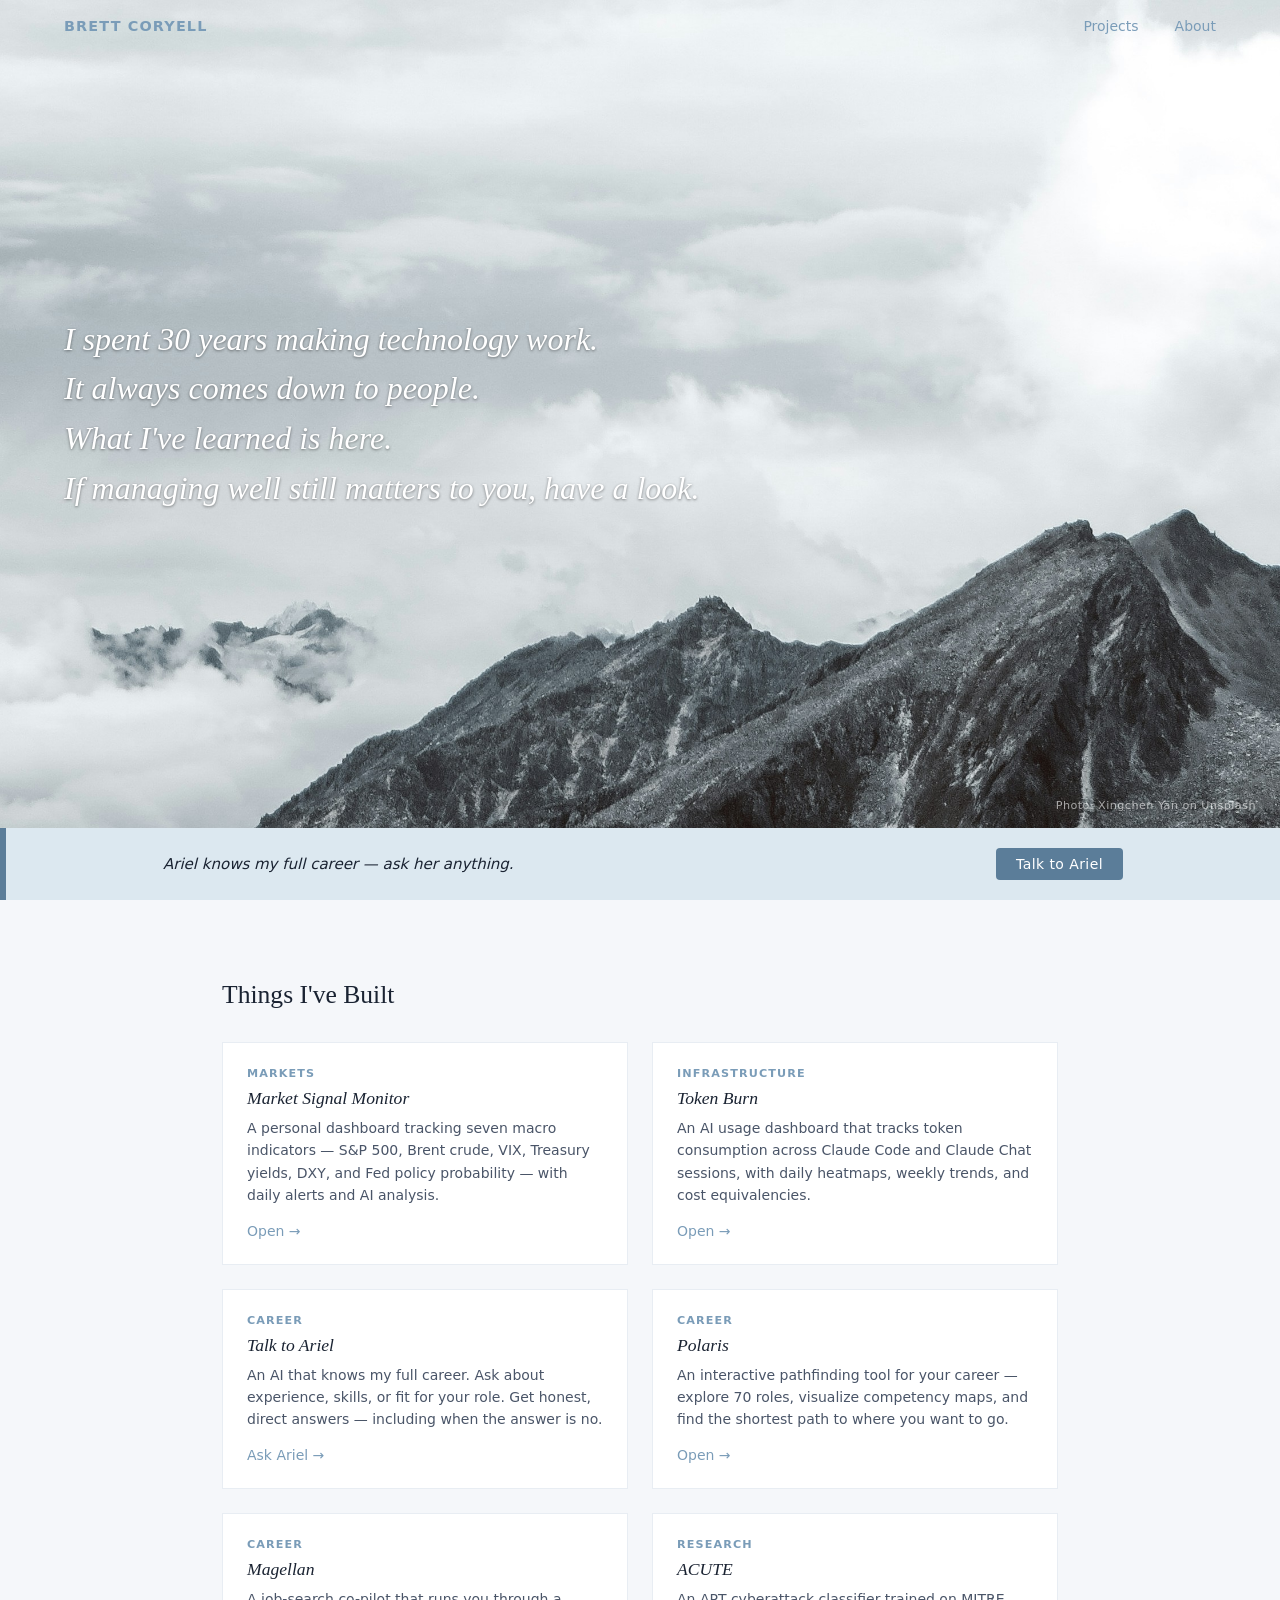
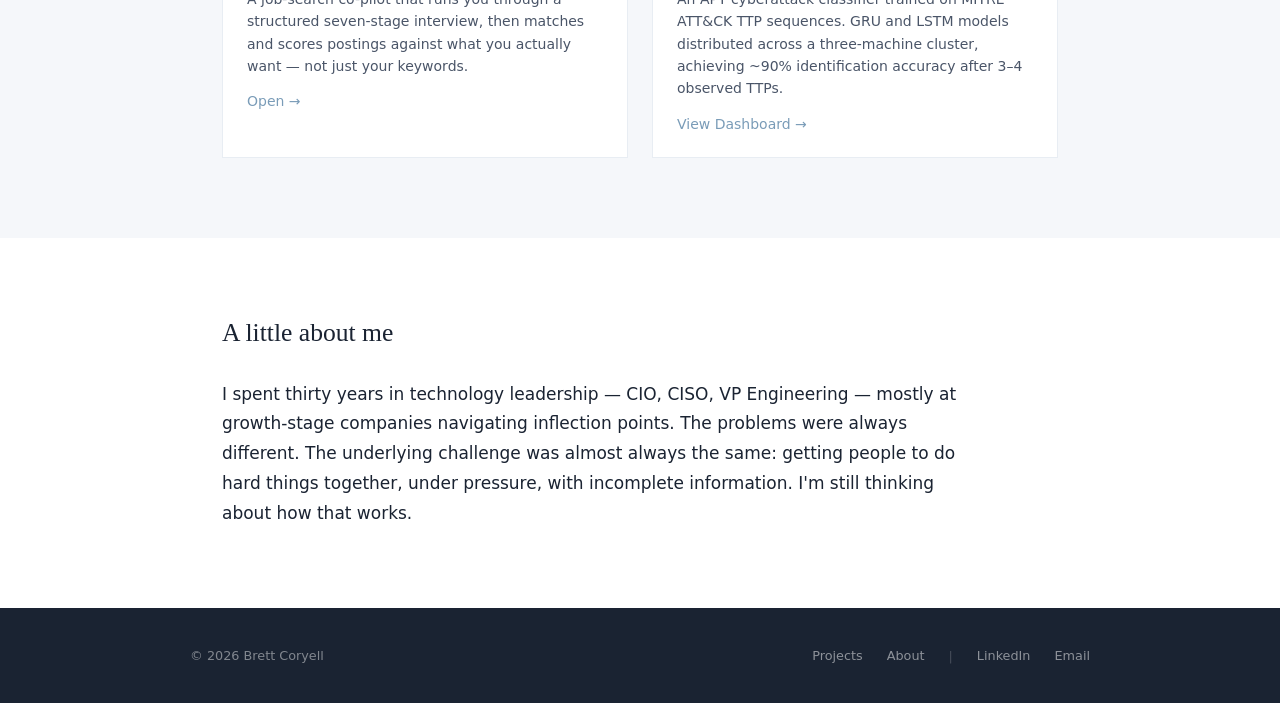
<file: index.html>
<!DOCTYPE html>
<html lang="en">
<head>
<meta charset="UTF-8">
<meta name="viewport" content="width=device-width,initial-scale=1.0">
<title>Brett Coryell</title>
<style>
  /* ── Site Design System v2.0 — primitives layer ─────────── */
  :root {
    --primitive-sky:        #7a9cb8;
    --primitive-sky-deep:   #5b7d99;
    --primitive-sky-pale:   #dce8f0;
    --primitive-ink:        #1a2332;
    --primitive-dusk:       #4a5568;
    --primitive-mist:       #8a9ab5;
    --primitive-fog:        #e8edf3;
    --primitive-cloud:      #f5f7fa;
    --primitive-page:       #ffffff;
    --primitive-warm:       #c4956a;
    --primitive-coral:      #D85A30;
    --primitive-sonar:      #5b9fd4;

    --space-xs: 0.5rem;
    --space-sm: 1rem;
    --space-md: 2rem;
    --space-lg: 4rem;
    --space-xl: 5rem;
  }

  * { margin:0; padding:0; box-sizing:border-box; }

  body {
    background: var(--color-bg-page);
    font-family: -apple-system, BlinkMacSystemFont, 'Inter', 'Segoe UI', system-ui, sans-serif;
    color: var(--color-text-primary);
  }

  /* ── NAV ──────────────────────────────────────────────── */
  .nav {
    position: fixed; top: 0; left: 0; right: 0; z-index: 200;
    padding: 18px 64px;
    display: flex; align-items: center; justify-content: space-between;
    transition: background 0.25s ease, box-shadow 0.25s ease, backdrop-filter 0.25s ease;
  }
  .nav.scrolled {
    background: rgba(255,255,255,0.95);
    backdrop-filter: blur(8px);
    box-shadow: 0 1px 0 var(--color-border);
  }
  .nav-name {
    font-size: 0.9rem; font-weight: 600; letter-spacing: 0.08em;
    text-transform: uppercase; color: var(--color-interactive);
    text-decoration: none;
    transition: color 0.25s ease;
  }
  .nav.scrolled .nav-name { color: var(--color-text-primary); }
  .nav-links {
    display: flex; gap: 36px;
    font-size: 0.875rem; font-weight: 500; color: var(--color-interactive);
  }
  .nav.scrolled .nav-links { color: var(--color-text-primary); }
  .nav-links a {
    color: inherit; text-decoration: none;
    transition: color 0.15s ease;
  }
  .nav-links a:hover { color: var(--color-interactive); }
  .nav.scrolled .nav-links a:hover { color: var(--color-interactive); }

  /* ── HERO ─────────────────────────────────────────────── */
  .hero {
    position: relative; width: 100%; height: calc(100vh - 72px);
    min-height: 480px; overflow: hidden;
  }
  .hero img {
    width: 100%; height: 100%;
    object-fit: cover; object-position: center bottom; display: block;
  }
  .hero-content {
    position: absolute; inset: 0;
    display: flex; flex-direction: column; justify-content: center;
    padding: 0 clamp(2rem,5vw,6rem);
    max-width: 760px;
  }
  .tagline-block { display: flex; flex-direction: column; gap: 0; }
  .tagline-block p {
    font-family: 'Georgia', 'Times New Roman', serif;
    font-style: italic;
    font-size: clamp(1.4rem, 2.5vw, 2rem);
    line-height: 1.55;
    color: #ffffff;
    text-shadow: 0 1px 3px rgba(0,0,0,0.45);
    font-weight: 400;
    white-space: nowrap;
    opacity: 0;
    animation: drift 1.6s ease both;
  }
  .tagline-block p:nth-child(1) { animation-delay: 0.5s; }
  .tagline-block p:nth-child(2) { animation-delay: 0.85s; }
  .tagline-block p:nth-child(3) { animation-delay: 1.15s; }
  .tagline-block p:nth-child(4) { animation-delay: 1.45s; }

  @keyframes drift {
    0%   { opacity: 0; transform: translateY(18px); }
    100% { opacity: 1; transform: translateY(0); }
  }

  /* Photo credit — bottom-right of hero */
  .photo-credit {
    position: absolute; bottom: 16px; right: 24px;
    font-size: 0.7rem; color: rgba(255,255,255,0.6);
    letter-spacing: 0.04em;
    transition: opacity 0.5s ease;
  }
  .photo-credit a { color: inherit; text-decoration: none; }
  .photo-credit a:hover { color: var(--color-interactive); }

  /* span wrapping line 4 — no static styling; backdrop handled entirely by JS clone */
  .line-bg { background: none; padding: 0; }


  /* ── ARIEL BAND ───────────────────────────────────────── */
  .ariel-band {
    background: var(--color-bg-raised);
    border-left: 6px solid var(--color-border-accent);
    padding: 20px 64px;
  }
  .ariel-band-inner {
    max-width: 960px; margin: 0 auto;
    display: flex; align-items: center; justify-content: space-between;
  }
  .ariel-text {
    font-size: 0.9375rem;
    color: var(--color-text-primary);
    font-style: italic;
  }
  .ariel-cta {
    font-size: 0.875rem; font-weight: 500; letter-spacing: 0.03em;
    color: var(--color-interactive-text); background: var(--color-interactive-hover);
    padding: 0.5rem 1.25rem;
    border-radius: 4px;
    cursor: pointer; border: none;
    white-space: nowrap;
    transition: background-color 0.15s ease, filter 0.15s ease;
    text-decoration: none; display: inline-block;
  }
  .ariel-cta:hover { background: var(--color-interactive-hover); filter: brightness(0.88); }
  .ariel-cta:focus { outline: 2px solid var(--color-interactive); outline-offset: 2px; }

  /* ── CONTENT SECTIONS ────────────────────────────────── */
  .section-wrap {
    max-width: 900px; margin: 0 auto; padding: var(--space-xl) var(--space-md);
  }
  .section-bg-alt { background: var(--color-bg-alt); }

  .section-label {
    font-family: 'Georgia', 'Times New Roman', serif;
    font-size: 1.6rem; font-weight: 400;
    color: var(--color-text-primary);
    margin: 0 0 var(--space-md) 0;
  }

  /* ── WRITING SECTION ─────────────────────────────────── */
  #writing { background: var(--color-bg-page); }

  .writing-grid {
    display: grid;
    grid-template-columns: repeat(auto-fill, minmax(240px, 1fr));
    gap: 2rem;
  }
  .writing-card {
    border-top: 1px solid var(--color-border);
    padding-top: 1rem;
  }
  .writing-card-date {
    font-size: 0.8rem; color: var(--color-text-faint);
    font-variant-numeric: tabular-nums; margin-bottom: 0.5rem;
  }
  .writing-card-title {
    font-family: 'Georgia', 'Times New Roman', serif;
    font-style: italic; font-size: 1.1rem; font-weight: 400;
    color: var(--color-text-primary); line-height: 1.45;
    margin-bottom: 0.5rem;
  }
  .writing-card-desc {
    font-size: 0.9rem; color: var(--color-text-secondary); line-height: 1.6;
    margin-bottom: 0.75rem;
  }
  .read-link {
    font-size: 0.875rem; color: var(--color-interactive); font-weight: 500;
    text-decoration: none;
  }
  .read-link:hover { color: var(--color-interactive-hover); }

  /* ── PROJECTS SECTION ────────────────────────────────── */
  #projects { background: var(--color-bg-alt); }

  .projects-grid {
    display: grid;
    grid-template-columns: repeat(auto-fill, minmax(280px, 1fr));
    gap: 1.5rem;
  }
  .project-card {
    background: var(--color-bg-page);
    border: 1px solid var(--color-border);
    padding: 1.5rem;
    text-decoration: none;
    display: block;
    transition: border-color 0.15s ease, box-shadow 0.15s ease;
  }
  .project-card:hover {
    border-color: var(--color-interactive);
    box-shadow: 0 2px 12px rgba(122,156,184,0.12);
  }
  .project-card-label {
    font-size: 0.7rem; letter-spacing: 0.1em; text-transform: uppercase;
    color: var(--color-interactive); font-weight: 600; margin-bottom: 0.5rem;
  }
  .project-card-title {
    font-family: 'Georgia', 'Times New Roman', serif;
    font-style: italic; font-size: 1.1rem; font-weight: 400;
    color: var(--color-text-primary); margin-bottom: 0.5rem;
  }
  .project-card-desc {
    font-size: 0.875rem; color: var(--color-text-secondary); line-height: 1.6;
  }
  .project-card-link {
    display: inline-block; margin-top: 1rem;
    font-size: 0.875rem; color: var(--color-interactive); font-weight: 500;
  }

  /* ── FOOTER ──────────────────────────────────────────── */
  .footer {
    background: var(--color-bg-footer);
    padding: 2.5rem 64px;
  }
  .footer-inner {
    max-width: 900px; margin: 0 auto;
    display: flex; align-items: center; justify-content: space-between;
  }
  .footer-copy {
    font-size: 0.8rem; color: rgba(255,255,255,0.45);
  }
  .footer-links {
    display: flex; gap: 24px;
    font-size: 0.8rem;
  }
  .footer-links a {
    color: rgba(255,255,255,0.5); text-decoration: none;
    transition: color 0.15s ease;
  }
  .footer-links a:hover { color: var(--color-interactive); }

  /* ── RESPONSIVE ──────────────────────────────────────── */
  @media (max-width: 768px) {
    .hero { height: auto; min-height: 480px; }
    .hero-content { padding: 80px 24px 48px; max-width: 100%; }
    .tagline-block p { font-size: 1.25rem; white-space: normal; }
    .nav { padding: 16px 24px; }
    .nav-links { gap: 20px; font-size: 0.8rem; }
    .ariel-band { padding: 16px 24px; }
    .ariel-band-inner { flex-direction: column; align-items: flex-start; gap: 12px; }
    .section-wrap { padding: 3rem 1.5rem; }
    .footer { padding: 2rem 24px; }
    .footer-inner { flex-direction: column; align-items: flex-start; gap: 1rem; }
    .photo-credit { bottom: 10px; right: 16px; }
  }

  @media (prefers-reduced-motion: reduce) {
    .tagline-block p { opacity: 1 !important; animation: none !important; transform: none !important; filter: none !important; }
  }
</style>
<link rel="stylesheet" href="themes/default.css">
</head>
<body>

<!-- NAV -->
<nav class="nav" id="nav">
  <a class="nav-name" href="/">Brett Coryell</a>
  <div class="nav-links">
    <a href="#projects">Projects</a>
    <a href="#about">About</a>
  </div>
</nav>

<!-- HERO -->
<div class="hero">
  <img src="xingchen-yan-lYBDJP9oSEk-unsplash.jpg" alt="Mountain peaks above clouds, photo by Xingchen Yan">
  <div class="hero-content">
    <div class="tagline-block">
      <p>I spent 30 years making technology work.</p>
      <p>It always comes down to people.</p>
      <p>What I've learned is here.</p>
      <p id="lastLine"><span class="line-bg">If managing well still matters to you, have a look.</span></p>
    </div>
  </div>
  <div class="photo-credit">
    Photo: <a href="https://unsplash.com/@xingchenyan?utm_source=unsplash&utm_medium=referral&utm_content=creditCopyText" target="_blank" rel="noopener">Xingchen Yan</a>
    on <a href="https://unsplash.com/photos/a-black-and-white-photo-of-a-mountain-range-lYBDJP9oSEk?utm_source=unsplash&utm_medium=referral&utm_content=creditCopyText" target="_blank" rel="noopener">Unsplash</a>
  </div>
</div>

<!-- ARIEL BAND -->
<div class="ariel-band">
  <div class="ariel-band-inner">
    <div class="ariel-text" id="arielText">Ariel knows my full career — ask her anything.</div>
    <a class="ariel-cta" id="arielBtn" href="https://resume.brettcoryell.com">Talk to Ariel</a>
  </div>
</div>

<!-- PROJECTS -->
<section id="projects" class="section-bg-alt">
  <div class="section-wrap">
    <h2 class="section-label">Things I've Built</h2>
    <div class="projects-grid">
      <a class="project-card" href="https://msm.brettcoryell.com">
        <div class="project-card-label">Markets</div>
        <div class="project-card-title">Market Signal Monitor</div>
        <div class="project-card-desc">A personal dashboard tracking seven macro indicators — S&P 500, Brent crude, VIX, Treasury yields, DXY, and Fed policy probability — with daily alerts and AI analysis.</div>
        <span class="project-card-link">Open →</span>
      </a>
      <a class="project-card" href="https://tokenburn.brettcoryell.com">
        <div class="project-card-label">Infrastructure</div>
        <div class="project-card-title">Token Burn</div>
        <div class="project-card-desc">An AI usage dashboard that tracks token consumption across Claude Code and Claude Chat sessions, with daily heatmaps, weekly trends, and cost equivalencies.</div>
        <span class="project-card-link">Open →</span>
      </a>
      <a class="project-card" href="https://resume.brettcoryell.com">
        <div class="project-card-label">Career</div>
        <div class="project-card-title">Talk to Ariel</div>
        <div class="project-card-desc">An AI that knows my full career. Ask about experience, skills, or fit for your role. Get honest, direct answers — including when the answer is no.</div>
        <span class="project-card-link">Ask Ariel →</span>
      </a>
      <a class="project-card" href="https://polaris.brettcoryell.com">
        <div class="project-card-label">Career</div>
        <div class="project-card-title">Polaris</div>
        <div class="project-card-desc">An interactive pathfinding tool for your career — explore 70 roles, visualize competency maps, and find the shortest path to where you want to go.</div>
        <span class="project-card-link">Open →</span>
      </a>
      <a class="project-card" href="https://magellan.brettcoryell.com">
        <div class="project-card-label">Career</div>
        <div class="project-card-title">Magellan</div>
        <div class="project-card-desc">A job-search co-pilot that runs you through a structured seven-stage interview, then matches and scores postings against what you actually want — not just your keywords.</div>
        <span class="project-card-link">Open →</span>
      </a>
      <a class="project-card" href="https://acute.brettcoryell.com">
        <div class="project-card-label">Research</div>
        <div class="project-card-title">ACUTE</div>
        <div class="project-card-desc">An APT cyberattack classifier trained on MITRE ATT&CK TTP sequences. GRU and LSTM models distributed across a three-machine cluster, achieving ~90% identification accuracy after 3–4 observed TTPs.</div>
        <span class="project-card-link">View Dashboard →</span>
      </a>
    </div>
  </div>
</section>

<!-- ABOUT -->
<section id="about">
  <div class="section-wrap">
    <h2 class="section-label">A little about me</h2>
    <p style="font-size:1.0625rem; line-height:1.75; color:var(--color-text-primary); max-width:68ch;">
      I spent thirty years in technology leadership — CIO, CISO, VP Engineering — mostly at growth-stage companies navigating inflection points. The problems were always different. The underlying challenge was almost always the same: getting people to do hard things together, under pressure, with incomplete information. I'm still thinking about how that works.
    </p>
  </div>
</section>

<!-- FOOTER -->
<footer class="footer">
  <div class="footer-inner">
    <span class="footer-copy">© <span id="footer-year">2026</span> Brett Coryell</span>
    <div class="footer-links">
      <a href="#projects">Projects</a>
      <a href="#about">About</a>
      <span style="color:rgba(255,255,255,0.2);user-select:none;">|</span>
      <a href="https://linkedin.com/in/brettcoryell" target="_blank" rel="noopener">LinkedIn</a>
      <a href="mailto:brettcoryell@yahoo.com">Email</a>
    </div>
  </div>
</footer>

<script>
(function () {
  /* ── Nav scroll transition ──────────────────────────── */
  document.getElementById('footer-year').textContent = new Date().getFullYear();

  var nav = document.getElementById('nav');
  window.addEventListener('scroll', function () {
    nav.classList.toggle('scrolled', window.scrollY > 40);
  }, { passive: true });

  /* ── Hero animation sequence (v16, locked) ─────────── */
  var reduced = window.matchMedia('(prefers-reduced-motion: reduce)').matches;
  var isMobile = window.innerWidth < 768;

  /* Interacted guard — float/nudge/sonar cancel if user engages before they fire */
  var interacted = false;
  function markInteracted() { interacted = true; }
  window.addEventListener('scroll', markInteracted, { passive: true, once: true });
  window.addEventListener('click', markInteracted, { once: true });

  var T1 = 10000;   // float
  var T2 = 24000;   // nudge
  var T3 = 34000;   // sonar (button only)

  /* Last line brightness lift */
  setTimeout(function () {
    var line = document.getElementById('lastLine');
    if (!line || reduced) return;
    line.style.transition = 'filter 0.6s ease';
    line.style.filter     = 'brightness(1.35)';
    setTimeout(function () {
      line.style.transition = 'filter 1.4s ease';
      line.style.filter     = 'brightness(1.0)';
    }, 800);
  }, 3200);

  if (reduced) return;

  /* 1. FLOAT — clean arc, no bounce */
  setTimeout(function () {
    if (isMobile || interacted) return;
    var line = document.getElementById('lastLine');
    var btn  = document.getElementById('arielBtn');
    if (!line || !btn) return;

    var lRect = line.getBoundingClientRect();
    var bRect = btn.getBoundingClientRect();

    /* bail if button is off-screen — clone would appear at wrong position */
    if (bRect.top > window.innerHeight || bRect.top < 0) return;

    var photoCredit = document.querySelector('.photo-credit');

    var clone = document.createElement('div');
    clone.innerHTML = line.innerHTML;
    clone.style.cssText = [
      'position:fixed',
      'top:'    + lRect.top  + 'px',
      'left:'   + lRect.left + 'px',
      'width:'  + lRect.width + 'px',
      'font-size:clamp(1.4rem, 2.5vw, 1.875rem)',
      'line-height:1.55',
      'font-family:Georgia,serif',
      'font-style:italic',
      'color:#ffffff',
      'text-shadow:0 1px 3px rgba(0,0,0,0.45)',
      'white-space:nowrap',
      'pointer-events:none',
      'z-index:100',
      'will-change:top,left,opacity'
    ].join(';');


    document.body.appendChild(clone);
    line.style.visibility = 'hidden';

    if (photoCredit) photoCredit.style.opacity = '0';

    var targetLeft = bRect.left + bRect.width  / 2 - lRect.width / 2;
    var targetTop  = bRect.top  - lRect.height - 28;

    requestAnimationFrame(function () {
      requestAnimationFrame(function () {
        clone.style.transition = [
          'left 5s cubic-bezier(0.45,0.05,0.55,0.95)',
          'top 4s ease-in 1s',
          'opacity 0.6s ease 4.6s'
        ].join(',');
        clone.style.left    = targetLeft + 'px';
        clone.style.top     = targetTop  + 'px';
        clone.style.opacity = '0.82';

        /* on first scroll after float settles, fade clone out */
        var removeCloneOnScroll = function () {
          clone.style.transition = 'opacity 0.6s ease';
          clone.style.opacity    = '0';
          setTimeout(function () {
            if (clone.parentNode) clone.parentNode.removeChild(clone);
            line.style.visibility = '';
            if (photoCredit) photoCredit.style.opacity = '1';
          }, 600);
          window.removeEventListener('scroll', removeCloneOnScroll);
        };
        window.addEventListener('scroll', removeCloneOnScroll, { passive: true });
      });
    });
  }, T1);

  /* 2. NUDGE */
  setTimeout(function () {
    if (interacted) return;
    var txt = document.getElementById('arielText');
    var btn = document.getElementById('arielBtn');
    if (!txt || !btn) return;

    var tRect  = txt.getBoundingClientRect();
    var bRect  = btn.getBoundingClientRect();
    var travel = bRect.left - tRect.right - 2;

    txt.style.transition = 'transform 0.7s cubic-bezier(0.4,0,0.6,1)';
    txt.style.transform  = 'translateX(' + travel + 'px)';

    setTimeout(function () {
      btn.style.transition = 'transform 0.1s ease-out';
      btn.style.transform  = 'translateX(8px)';
      setTimeout(function () {
        btn.style.transition = 'transform 0.35s cubic-bezier(0.36,0.07,0.19,0.97)';
        btn.style.transform  = 'translateX(0)';
        txt.style.transition = 'transform 0.7s cubic-bezier(0.4,0,0.6,1)';
        txt.style.transform  = 'translateX(0)';
      }, 150);
    }, 720);
  }, T2);

  /* 3. SONAR — button only */
  setTimeout(function () {
    if (interacted) return;
    var btn = document.getElementById('arielBtn');
    if (!btn) return;

    var r  = btn.getBoundingClientRect();
    var cx = r.left + r.width  / 2;
    var cy = r.top  + r.height / 2;
    var sz = Math.max(r.width, r.height) + 20;

    for (var i = 0; i < 3; i++) {
      (function (idx) {
        var ring = document.createElement('div');
        var ds   = (idx * 0.32).toFixed(2);
        ring.style.cssText = [
          'position:fixed',
          'z-index:9999',
          'pointer-events:none',
          'border-radius:50%',
          'border:2px solid var(--color-sonar)',
          'box-sizing:border-box',
          'width:'  + sz + 'px',
          'height:' + sz + 'px',
          'left:'   + (cx - sz / 2) + 'px',
          'top:'    + (cy - sz / 2) + 'px',
          'opacity:0.85',
          'transform:scale(1)',
          'transition:transform 1.6s ease-out ' + ds + 's, opacity 1.6s ease-out ' + ds + 's'
        ].join(';');
        document.body.appendChild(ring);

        requestAnimationFrame(function () {
          requestAnimationFrame(function () {
            ring.style.transform = 'scale(2.8)';
            ring.style.opacity   = '0';
          });
        });

        setTimeout(function () {
          if (ring.parentNode) ring.parentNode.removeChild(ring);
        }, 3200 + idx * 320);
      })(i);
    }
  }, T3);
})();
</script>

</body>
</html>
</file>
<file: themes/default.css>
/* default.css — brettcoryell.com default theme (light, steel-blue) */
/* To create a new theme, copy this file, rename it, and override the values below. */
/* Do not add new token names here without also updating all five repos. */

[data-theme="default"],
:root {
  --color-interactive:        #7a9cb8;
  --color-interactive-hover:  #5b7d99;
  --color-interactive-text:   #ffffff;
  --color-bg-page:            #ffffff;
  --color-bg-alt:             #f5f7fa;
  --color-bg-raised:          #dce8f0;
  --color-text-primary:       #1a2332;
  --color-text-secondary:     #4a5568;
  --color-text-faint:         #8a9ab5;
  --color-text-on-dark:       rgba(255, 255, 255, 0.70);
  --color-text-on-dark-faint: rgba(255, 255, 255, 0.40);
  --color-border:             #e8edf3;
  --color-border-accent:      #5b7d99;
  --color-accent-warm:        #c4956a;
  --color-accent-path:        #D85A30;
  --color-bg-footer:          #1a2332;
  --color-chart-label:      #64748b;
  --color-chart-grid:       rgba(26,35,50,0.04);
  --color-sonar:              #5b9fd4;
  --font-display:             'Georgia', 'Times New Roman', serif;
  --font-body:                -apple-system, BlinkMacSystemFont, 'Inter', 'Segoe UI', system-ui, sans-serif;
}
</file>
